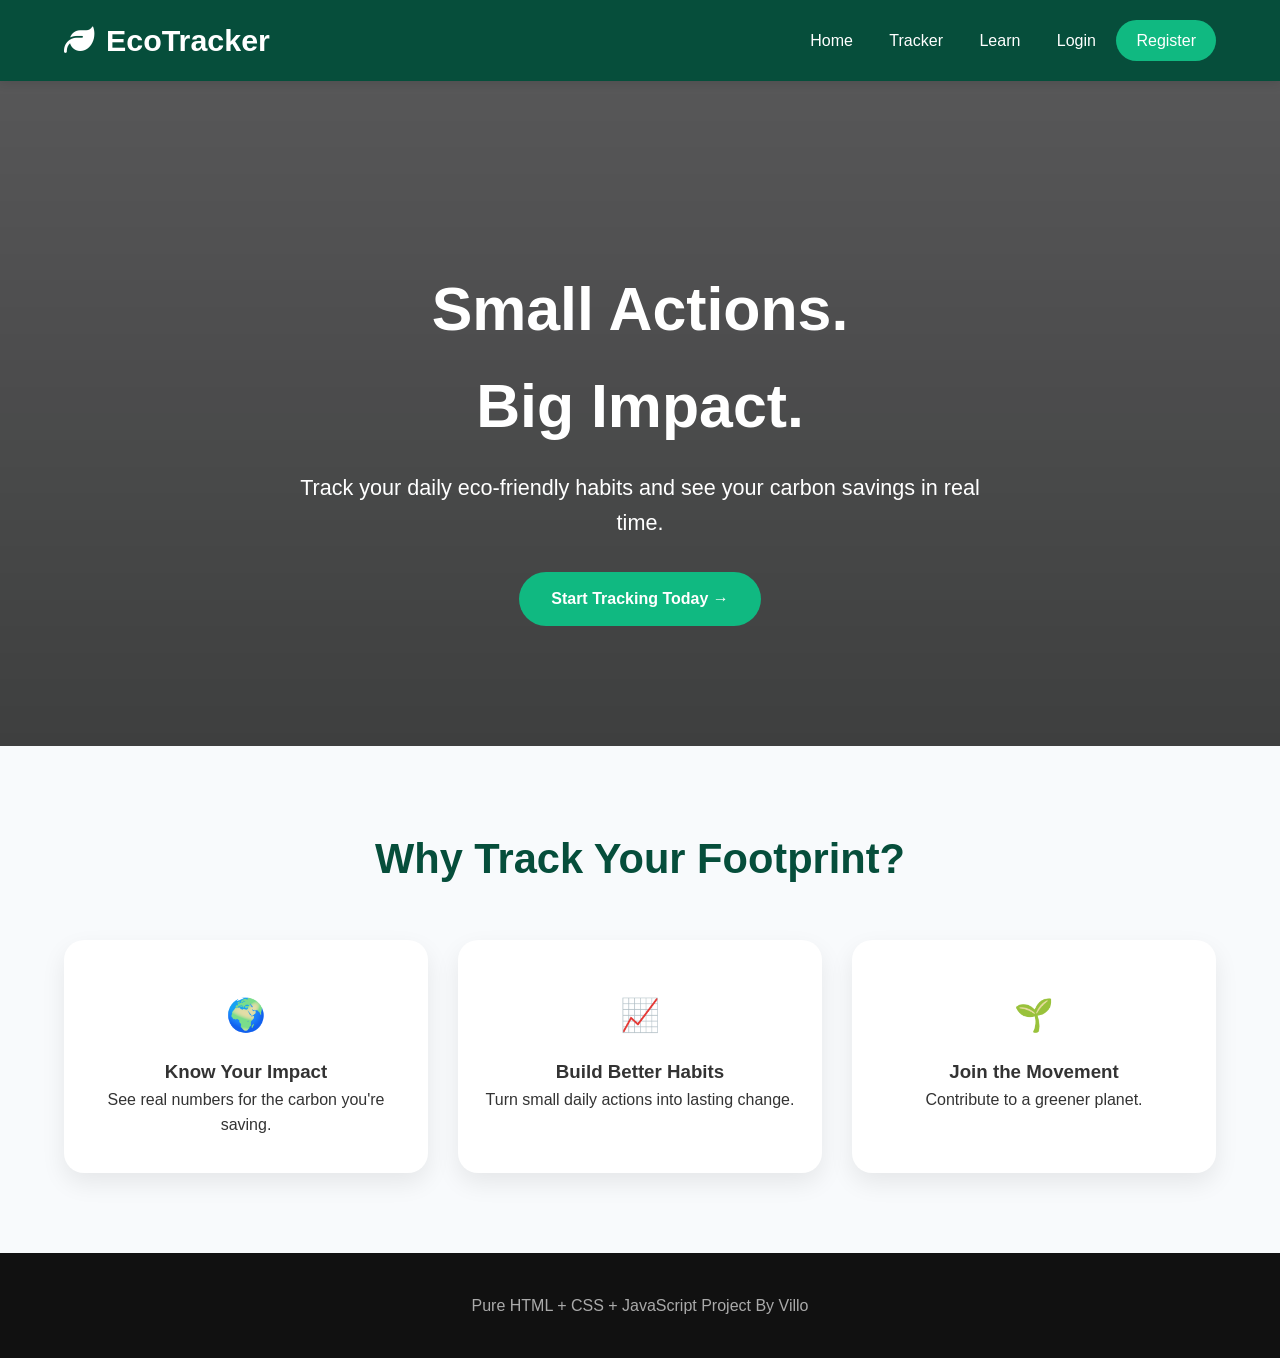
<file: index.html>
<!DOCTYPE html>
<html lang="en">
<head>
    <meta charset="UTF-8">
    <meta name="viewport" content="width=device-width, initial-scale=1.0">
    <title>EcoTracker - Home</title>
    <link rel="stylesheet" href="./style.css">
    <link rel="stylesheet" href="https://cdnjs.cloudflare.com/ajax/libs/font-awesome/6.5.1/css/all.min.css">
</head>
<body>
    <nav class="navbar">
        <a href="./index.html" class="logo">
            <i class="fas fa-leaf"></i>
            EcoTracker
        </a>
        <div class="nav-links">
            <a href="./index.html">Home</a>
            <a href="./tracker.html">Tracker</a>
            <a href="./resources.html">Learn</a>
        </div>
    </nav>

    <header class="hero">
        <h1>Small Actions.<br>Big Impact.</h1>
        <p>Track your daily eco-friendly habits and see your carbon savings in real time.</p>
        <a href="./tracker.html" class="btn">Start Tracking Today →</a>
    </header>

    <section style="padding: 80px 5%;">
        <div style="max-width: 1200px; margin: 0 auto;">
            <h2 style="text-align:center; font-size:2.6rem; margin-bottom:3rem; color:#064e3b;">
                Why Track Your Footprint?
            </h2>
            <div style="display: grid; grid-template-columns: repeat(auto-fit, minmax(300px, 1fr)); gap: 30px;">
                <div class="card">
                    <h3 style="font-size:2rem; margin:15px 0;">🌍</h3>
                    <h3>Know Your Impact</h3>
                    <p>See real numbers for the carbon you're saving.</p>
                </div>
                <div class="card">
                    <h3 style="font-size:2rem; margin:15px 0;">📈</h3>
                    <h3>Build Better Habits</h3>
                    <p>Turn small daily actions into lasting change.</p>
                </div>
                <div class="card">
                    <h3 style="font-size:2rem; margin:15px 0;">🌱</h3>
                    <h3>Join the Movement</h3>
                    <p>Contribute to a greener planet.</p>
                </div>
            </div>
        </div>
    </section>

    <footer style="background:#111; color:#aaa; text-align:center; padding:40px;">
        <p>Pure HTML + CSS + JavaScript Project By Villo</p>
    </footer>
    <script src="./main.js"></script>
</body>
</html>
</file>
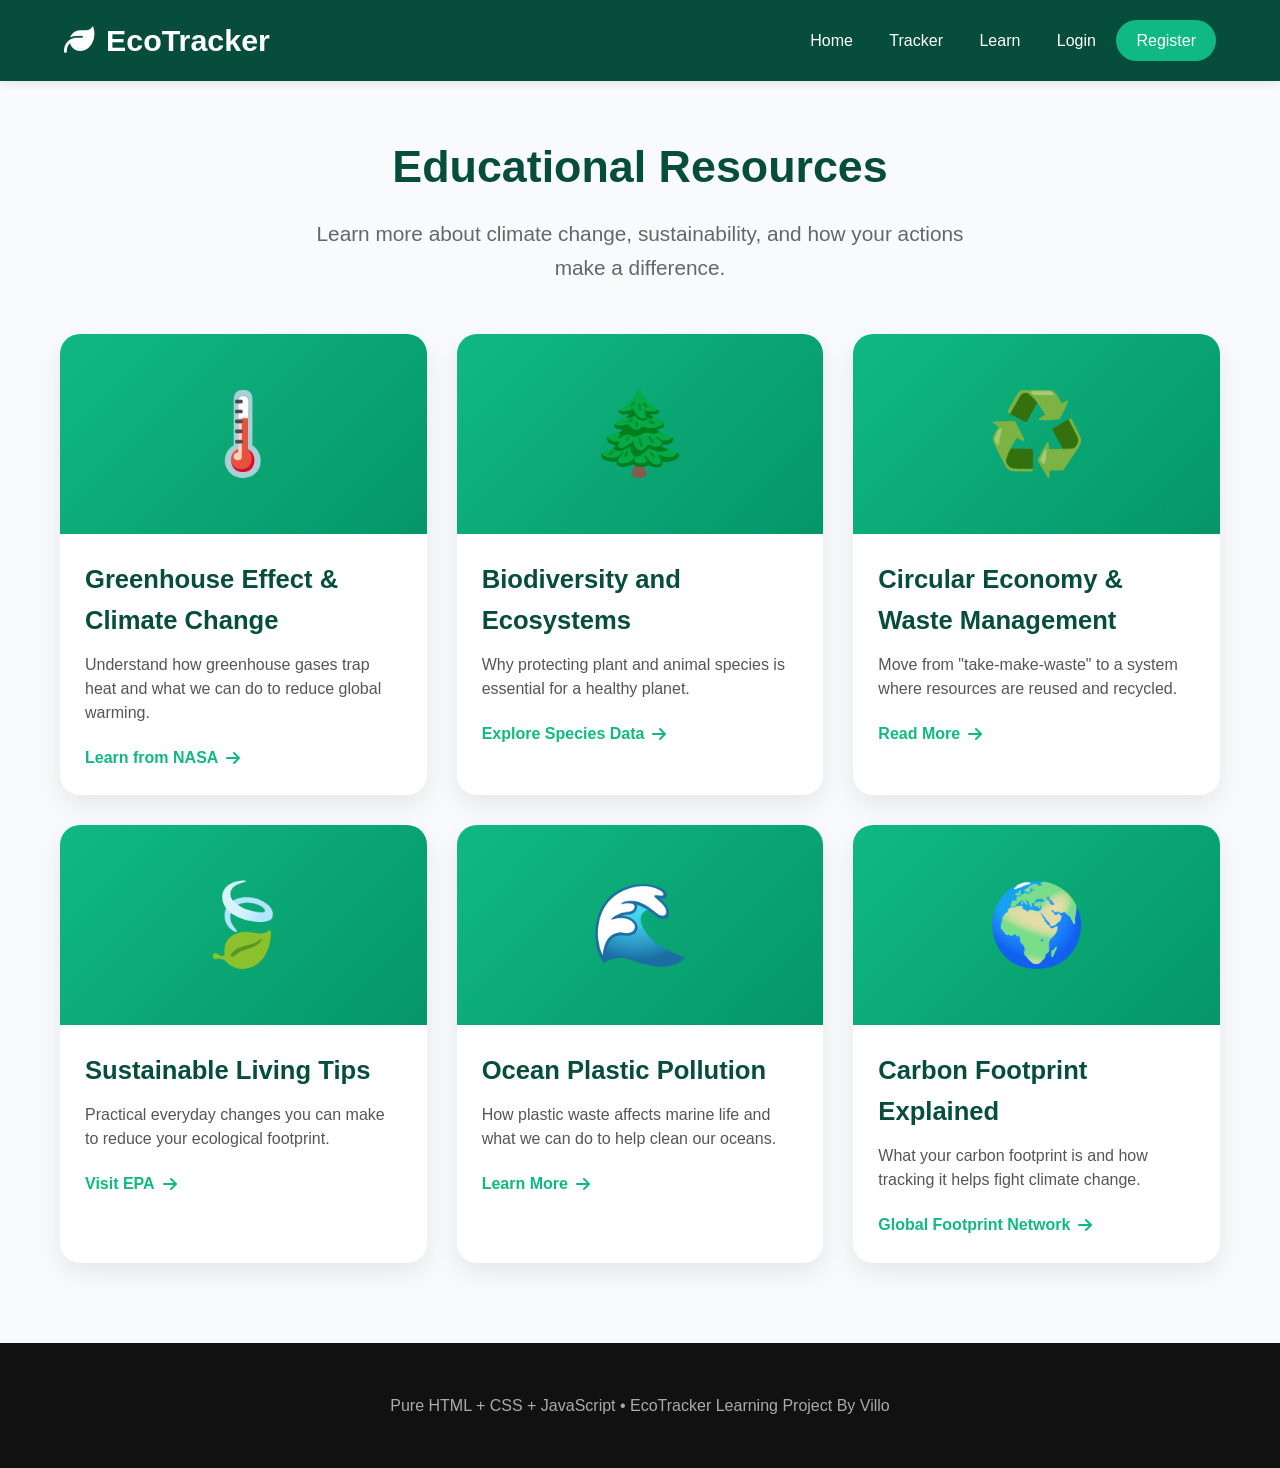
<file: recources.html>
<!DOCTYPE html>
<html lang="en">
<head>
    <meta charset="UTF-8">
    <meta name="viewport" content="width=device-width, initial-scale=1.0">
    <title>EcoTracker - Educational Resources</title>
    <link rel="stylesheet" href="./style.css">
    <link rel="stylesheet" href="https://cdnjs.cloudflare.com/ajax/libs/font-awesome/6.5.1/css/all.min.css">

</head>
<body>
    <nav class="navbar">
        <a href="./index.html" class="logo">
            <i class="fas fa-leaf"></i>
            EcoTracker
        </a>
        <div class="nav-links">
            <a href="./index.html">Home</a>
            <a href="./tracker.html">Tracker</a>
            <a href="./resources.html">Learn</a>
        </div>
    </nav>

    <div style="max-width: 1200px; margin: 50px auto; padding: 0 20px;">
        <h1 style="text-align: center; font-size: 2.8rem; color: #064e3b; margin-bottom: 15px;">
            Educational Resources
        </h1>
        <p style="text-align: center; font-size: 1.3rem; color: #666; max-width: 700px; margin: 0 auto 50px;">
            Learn more about climate change, sustainability, and how your actions make a difference.
        </p>

        <div class="resource-grid">
            
            <div class="resource-card">
                <div class="resource-image">🌡️</div>
                <div class="resource-content">
                    <h3>Greenhouse Effect & Climate Change</h3>
                    <p>Understand how greenhouse gases trap heat and what we can do to reduce global warming.</p>
                    <a href="https://climate.nasa.gov/causes/" target="_blank" class="read-more">
                        Learn from NASA <i class="fas fa-arrow-right"></i>
                    </a>
                </div>
            </div>

            <div class="resource-card">
                <div class="resource-image">🌲</div>
                <div class="resource-content">
                    <h3>Biodiversity and Ecosystems</h3>
                    <p>Why protecting plant and animal species is essential for a healthy planet.</p>
                    <a href="https://www.gbif.org/" target="_blank" class="read-more">
                        Explore Species Data <i class="fas fa-arrow-right"></i>
                    </a>
                </div>
            </div>

            <div class="resource-card">
                <div class="resource-image">♻️</div>
                <div class="resource-content">
                    <h3>Circular Economy & Waste Management</h3>
                    <p>Move from "take-make-waste" to a system where resources are reused and recycled.</p>
                    <a href="https://ellenmacarthurfoundation.org/topics/circular-economy-introduction/overview" target="_blank" class="read-more">
                        Read More <i class="fas fa-arrow-right"></i>
                    </a>
                </div>
            </div>

            <div class="resource-card">
                <div class="resource-image">🍃</div>
                <div class="resource-content">
                    <h3>Sustainable Living Tips</h3>
                    <p>Practical everyday changes you can make to reduce your ecological footprint.</p>
                    <a href="https://www.epa.gov/" target="_blank" class="read-more">
                        Visit EPA <i class="fas fa-arrow-right"></i>
                    </a>
                </div>
            </div>

            <div class="resource-card">
                <div class="resource-image">🌊</div>
                <div class="resource-content">
                    <h3>Ocean Plastic Pollution</h3>
                    <p>How plastic waste affects marine life and what we can do to help clean our oceans.</p>
                    <a href="https://oceanplastic.com/" target="_blank" class="read-more">
                        Learn More <i class="fas fa-arrow-right"></i>
                    </a>
                </div>
            </div>

            <div class="resource-card">
                <div class="resource-image">🌍</div>
                <div class="resource-content">
                    <h3>Carbon Footprint Explained</h3>
                    <p>What your carbon footprint is and how tracking it helps fight climate change.</p>
                    <a href="https://www.footprintnetwork.org/" target="_blank" class="read-more">
                        Global Footprint Network <i class="fas fa-arrow-right"></i>
                    </a>
                </div>
            </div>

        </div>
    </div>

    <footer style="background:#111; color:#aaa; text-align:center; padding:50px 20px; margin-top: 80px;">
        <p>Pure HTML + CSS + JavaScript • EcoTracker Learning Project By Villo</p>
    </footer>

    <script src="./main.js"></script>
</body>
</html>
</file>
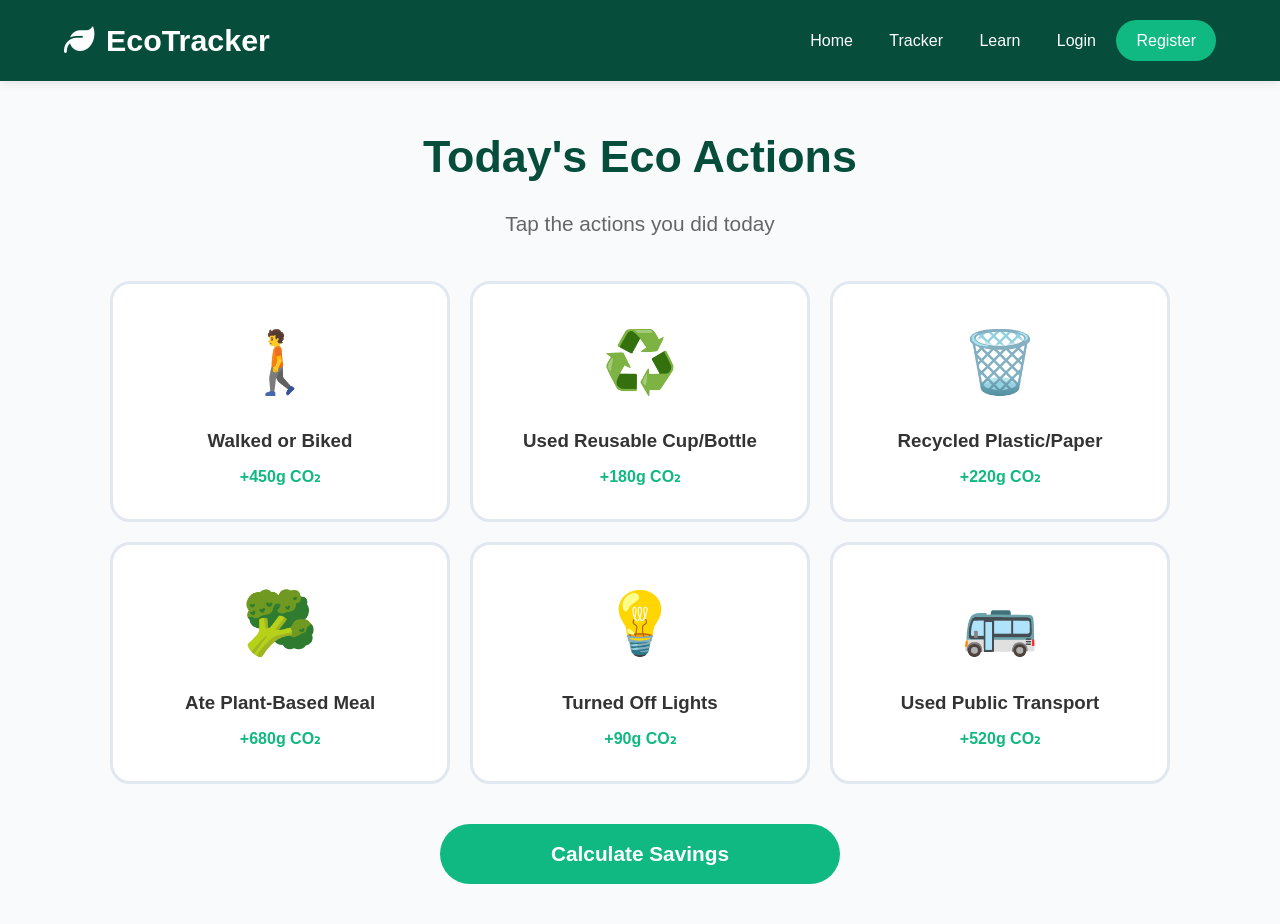
<file: tracker.html>
<!DOCTYPE html>
<html lang="en">
<head>
    <meta charset="UTF-8">
    <meta name="viewport" content="width=device-width, initial-scale=1.0">
    <title>EcoTracker - Tracker</title>
    <link rel="stylesheet" href="./style.css">
    <link rel="stylesheet" href="https://cdnjs.cloudflare.com/ajax/libs/font-awesome/6.5.1/css/all.min.css">
</head>
<body>
    <nav class="navbar">
        <a href="./index.html" class="logo">
            <i class="fas fa-leaf"></i>
            EcoTracker
        </a>
        <div class="nav-links">
            <a href="./index.html">Home</a>
            <a href="./tracker.html">Tracker</a>
            <a href="./resources.html">Learn</a>
        </div>
    </nav>

    <div style="max-width: 1100px; margin: 40px auto; padding: 0 20px;">
        <h1 style="text-align:center; font-size:2.8rem; color:#064e3b;">Today's Eco Actions</h1>
        <p style="text-align:center; color:#666; font-size:1.3rem; margin:15px 0 40px;">Tap the actions you did today</p>

        <div id="actions-grid" style="display: grid; grid-template-columns: repeat(auto-fit, minmax(280px, 1fr)); gap: 20px;"></div>

        <button onclick="calculateSavings()" 
                style="display:block; width:100%; max-width:400px; margin:40px auto; padding:18px; font-size:1.3rem; font-weight:bold; background:#10b981; color:white; border:none; border-radius:50px; cursor:pointer;">
            Calculate Savings
        </button>

        <div class="result" id="result">
            <h3 style="color:#064e3b; margin-bottom:10px;">CO₂ Saved Today</h3>
            <div id="savings-amount" style="font-size:4.5rem; font-weight:bold; color:#10b981;">0</div>
            <p style="font-size:1.3rem; color:#666;">grams</p>
            <p id="message" style="margin-top:25px; font-size:1.25rem;"></p>
        </div>
    </div>

    <script src="./main.js"></script>
</body>
</html>
</file>
<file: style.css>
* {
    margin: 0;
    padding: 0;
    box-sizing: border-box;
}

body {
    font-family: 'Segoe UI', Tahoma, Geneva, Verdana, sans-serif;
    line-height: 1.6;
    color: #333;
    background-color: #f8fafc;
}

.navbar {
    background-color: #064e3b;
    color: white;
    padding: 1rem 5%;
    position: sticky;
    top: 0;
    z-index: 100;
    display: flex;
    justify-content: space-between;
    align-items: center;
    box-shadow: 0 2px 10px rgba(0, 0, 0, 0.1);
}

.logo {
    display: flex;
    align-items: center;
    gap: 12px;
    font-size: 1.9rem;
    font-weight: bold;
    text-decoration: none;
    color: white;
}

.nav-links a {
    color: white;
    text-decoration: none;
    margin-left: 2rem;
    font-weight: 500;
    transition: color 0.3s;
}

.nav-links a:hover {
    color: #34d399;
}
.hero {
    background: linear-gradient(rgba(0,0,0,0.65), rgba(0,0,0,0.75)), 
                url('https://picsum.photos/id/1015/2000/1200') center/cover;
    color: white;
    text-align: center;
    padding: 180px 20px 120px;
}
.hero h1 { font-size: 3.8rem; margin-bottom: 1rem; }
.hero p { font-size: 1.35rem; max-width: 700px; margin: 0 auto 2rem; }

.btn {
    display: inline-block;
    background-color: #10b981;
    color: white;
    padding: 14px 32px;
    border-radius: 50px;
    text-decoration: none;
    font-weight: 600;
    transition: all 0.3s;
}

.btn:hover {
    background-color: #059669;
    transform: translateY(-3px);
}
.action-card {
    background: white;
    padding: 30px 20px;
    border-radius: 20px;
    text-align: center;
    border: 3px solid #e2e8f0;
    cursor: pointer;
    transition: all 0.3s;
}
.action-card:hover { border-color: #10b981; }
.action-card.active {
    background: #10b981;
    color: white;
    border-color: #10b981;
}
.action-icon { 
    font-size: 3.8rem; 
    margin-bottom: 15px; 
}
.points { 
    color: #10b981; 
    font-weight: 600; 
    margin-top: 8px; 
}
.result {
    background: white;
    padding: 40px;
    border-radius: 20px;
    text-align: center;
    margin-top: 40px;
    display: none;
    box-shadow: 0 10px 30px rgba(0,0,0,0.1);
}

.card {
    background: white;
    padding: 35px 25px;
    border-radius: 20px;
    box-shadow: 0 10px 25px rgba(0, 0, 0, 0.08);
    transition: transform 0.3s;
    text-align: center;
}

.card:hover {
    transform: translateY(-8px);
}
.auth-container {
    max-width: 420px;
    margin: 80px auto;
    padding: 40px 30px;
    background: white;
    border-radius: 20px;
    box-shadow: 0 15px 35px rgba(0, 0, 0, 0.1);
}

.auth-container h1 {
    text-align: center;
    margin-bottom: 30px;
    color: #064e3b;
}

.form-group {
    margin-bottom: 20px;
}

.form-group label {
    display: block;
    margin-bottom: 8px;
    font-weight: 500;
    color: #444;
}

.form-group input {
    width: 100%;
    padding: 14px;
    border: 2px solid #e2e8f0;
    border-radius: 10px;
    font-size: 1rem;
    transition: border 0.3s;
}

.form-group input:focus {
    outline: none;
    border-color: #10b981;
}

.auth-btn {
    width: 100%;
    padding: 16px;
    background: #10b981;
    color: white;
    border: none;
    border-radius: 50px;
    font-size: 1.1rem;
    font-weight: bold;
    cursor: pointer;
    margin-top: 10px;
}

.auth-btn:hover {
    background: #059669;
}

.switch-link {
    text-align: center;
    margin-top: 20px;
    color: #666;
}

.switch-link a {
    color: #10b981;
    text-decoration: none;
}

.error-message {
    color: #ef4444;
    text-align: center;
    margin: 15px 0;
}

@media (max-width: 768px) {
    .nav-links a {
        margin-left: 1rem;
        font-size: 1rem;
    }
    
    .hero h1 {
        font-size: 2.6rem;
    }
}
.resource-grid {
    display: grid;
    grid-template-columns: repeat(auto-fit, minmax(340px, 1fr));
    gap: 30px;
    margin-top: 40px;
}

.resource-card {
    background: white;
    border-radius: 20px;
    overflow: hidden;
    box-shadow: 0 10px 25px rgba(0, 0, 0, 0.08);
    transition: transform 0.3s;
}

.resource-card:hover {
    transform: translateY(-10px);
}

.resource-image {
    height: 200px;
    display: flex;
    align-items: center;
    justify-content: center;
    font-size: 5rem;
    background: linear-gradient(135deg, #10b981, #059669);
    color: white;
}

.resource-content {
    padding: 25px;
}

.resource-content h3 {
    font-size: 1.6rem;
    margin-bottom: 12px;
    color: #064e3b;
}

.resource-content p {
    color: #555;
    margin-bottom: 20px;
    line-height: 1.5;
}

.read-more {
    color: #10b981;
    text-decoration: none;
    font-weight: 600;
    display: inline-flex;
    align-items: center;
    gap: 8px;
}

.read-more:hover {
    color: #059669;
}
</file>
